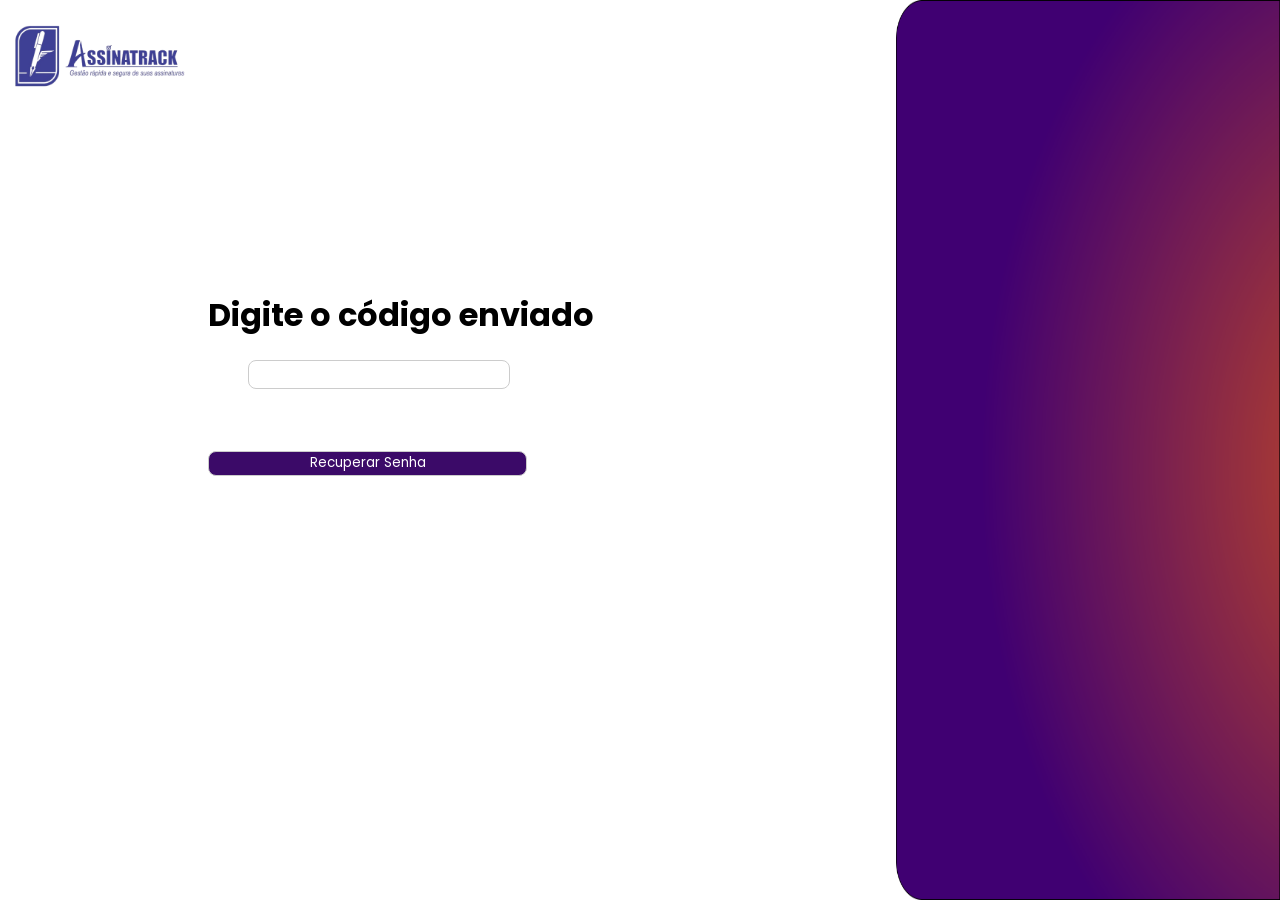
<file: pmv-ads-2025-2-e1-proj-web-t6-ads-2025-projeto-assinaturas-g3-main/codigo-fonte/CódigoRecuperaçãoSenha-Arthur/index.html>
<!DOCTYPE html> <!-- versão html -->
<html lang="en"> <!-- documento -->
<head> <!-- cabeça do documento informações técnicas -->
        <meta charset="UTF-8">
        <meta name="viewport" content="width=device-width, initial-scale=1.0">
        <title>Recuperar Senha</title>
        <link rel="stylesheet" href="style.css">
        <link href="https://fonts.googleapis.com/css2?family=Poppins:wght@300;400;500;600&display=swap" rel="stylesheet">
</head> <!-- cabeça do documento informações técnicas -->

<body> <!-- corpo -->
    <div class="container">
        <header> <!-- cabeçalho visível -->
                <a href="http://127.0.0.1:5500/codigo-fonte/Login-Douglas/Login.html"><img class="logo" src ="logoassinatrack.png" alt="Logomarca"></a>
            </header> <!-- cabeçalho visível -->
        <div class="left">
            <main class="campos">
                <dl>  
                    <dt><h1 class="tituloc">Digite o código enviado</h1></dt>
                    <div class="codigoc">
                        <form action="#" method="post" class="form-recuperar">
                            <dd><input type="text" id="codigo" maxlength="5" pattern="\d{5}"></dd>
                            <p id="mensagemRec"></p>
                            <br>
                            <br>
                            <dt><button id="botao" type="submit">Recuperar Senha</button></dt>
                        </form>
                    </div>
                </dl>
            </main>
        </div>

        <div class="right"><img class="right" src ="barra.png" alt="Image"></div>
    </div>
<script src="script.js"></script>
</body> <!-- corpo -->
</html> <!-- documento -->
</file>
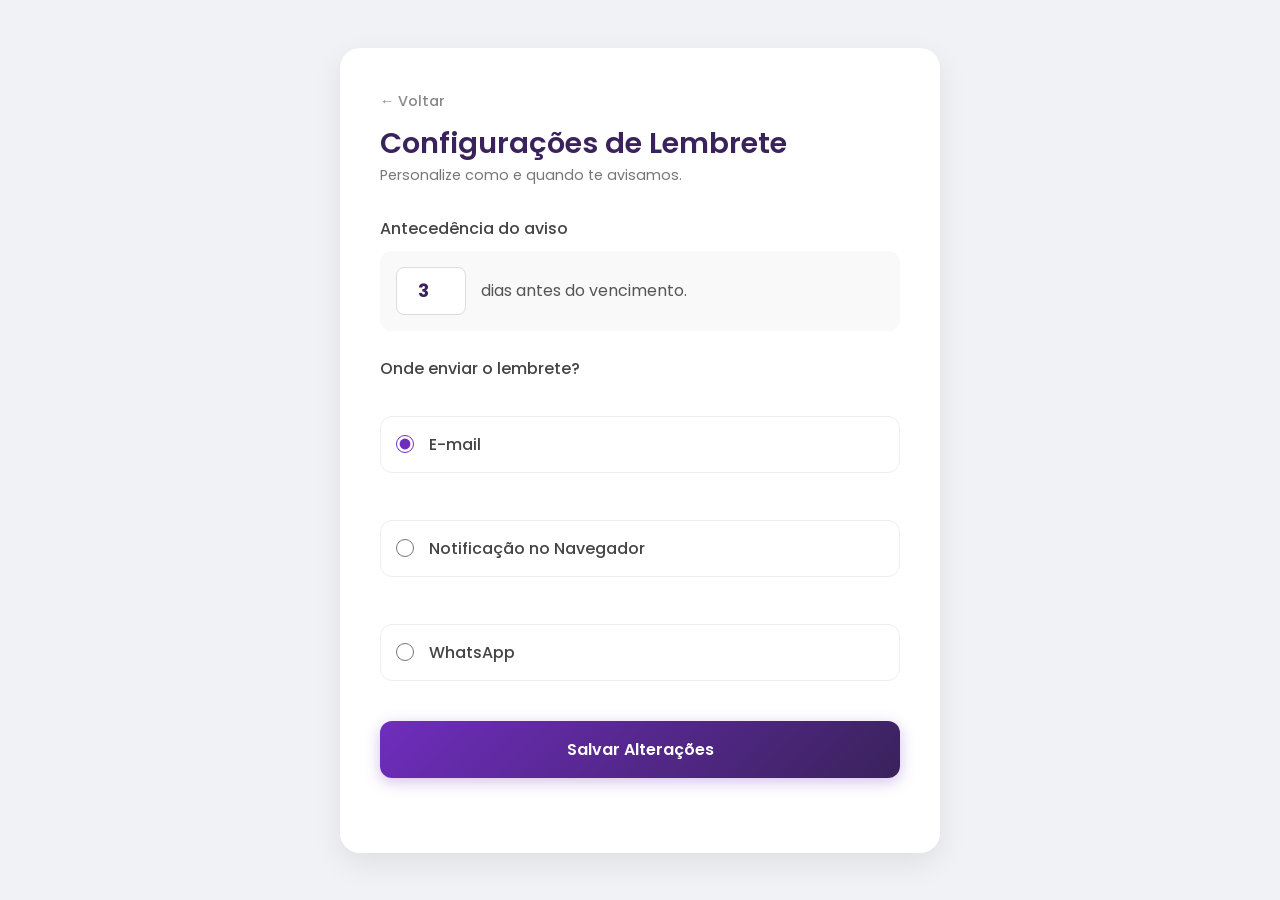
<file: pmv-ads-2025-2-e1-proj-web-t6-ads-2025-projeto-assinaturas-g3-main/codigo-fonte/SobreNós/MinhasNotificações-Ellen/Minhas Asssinaturas/config.html>
<!DOCTYPE html>
<html lang="pt-br">
<head>
    <meta charset="UTF-8">
    <meta name="viewport" content="width=device-width, initial-scale=1.0">
    <title>Configurações de Lembrete</title>
    <link href="https://fonts.googleapis.com/css2?family=Poppins:wght@300;400;500;600&display=swap" rel="stylesheet">
    <link rel="stylesheet" href="config.css">
</head>
<body>

    <div class="config-card">
        <div class="header-area">
            <a href="index.html" class="btn-voltar">← Voltar</a>
            <h1>Configurações de Lembrete</h1>
            <p style="color: #777; font-size: 0.9rem;">Personalize como e quando te avisamos.</p>
        </div>

        <form id="configForm">
            <label>Antecedência do aviso</label>
            <div class="input-dias-wrapper">
                <input type="number" id="antecedencia" min="1" max="60" value="3">
                <span style="color: #555;">dias antes do vencimento.</span>
            </div>

            <label>Onde enviar o lembrete?</label>
            <div class="radio-options">
                <label class="radio-label">
                    <input type="radio" name="localLembrete" value="email" checked>
                    <span>E-mail</span>
                </label>
                
                <label class="radio-label">
                    <input type="radio" name="localLembrete" value="browser">
                    <span>Notificação no Navegador</span>
                </label>
                
                <label class="radio-label">
                    <input type="radio" name="localLembrete" value="whatsapp">
                    <span>WhatsApp</span>
                </label>
            </div>

            <button type="submit" class="btn-salvar">Salvar Alterações</button>
            <p id="mensagemStatus"></p>
        </form>
    </div>

    <script src="config.js"></script>
</body>
</html>
</file>
<file: pmv-ads-2025-2-e1-proj-web-t6-ads-2025-projeto-assinaturas-g3-main/codigo-fonte/CódigoRecuperaçãoSenha-Arthur/style.css>
* {
    font-family: Poppins, sans-serif;
}

h1 {
    color: black;

}

.logo {
    width: 200px; /* largura*/
    height: auto; /* altura */
}

.campos {
    margin-left:200px;
    margin-top:150px;
    font-family: Arial, Helvetica, sans-serif;
    display: flex;
    flex-direction: column; 
}

.tituloc {
    font-size:  2rem;
}

.codigoc {
    font-size: 15px;
}

.right {
    position: fixed; /* Fixa na tela */
    right: 0; /* Distância da borda direita */
    top: 0;
    width: 30vw; /* Tamanho da imagem */
    height: 100vh;
}

#codigo {
    color: gray;
    width: 25%;
    height: 25px;
    font-size: 12px;
    border-radius: 8px;
    border: 1px solid #ccc;
}

#botao {
    color:white;
    background-color: #3b0a68;
    width: 30%;
    height: 25px;
    border-radius: 8px;
    border: 1px solid #ccc;
    cursor: pointer;
    transition: background-color 0.3s ease;
}

#botao:hover {
    background-color: #8e24aa;  
}

#botao:active {
    background-color: #8e24aa; 
    transform: scale(0.97); 
}

/* Responsividade */
@media (max-width: 900px) {
    .container {
        display: flex;
        flex-direction: column;
        align-items: center;
        justify-content: center;
    }

    .right {
        display: none;
    }

    .left {
        width: 100%;
        display: flex;
        align-items: center;
        justify-content: center;
    }

    .campos {
        margin: 0;
        text-align: center;
        align-items: center;
    }

    #codigo,
    #botao {
        width: 80%;
        font-size: 14px;
    }

    .logo {
        width: 200px;
    }

    .tituloc {
        font-size: 1.5rem;
    }
}
</file>
<file: pmv-ads-2025-2-e1-proj-web-t6-ads-2025-projeto-assinaturas-g3-main/codigo-fonte/SobreNós/MinhasNotificações-Ellen/Minhas Asssinaturas/config.css>
* {
    margin: 0;
    padding: 0;
    box-sizing: border-box;
    font-family: 'Poppins', sans-serif;
}
/*---------------------------------------------*/
/*            Configurações Gerais             */
body {
    background-color: #f0f2f5;
    display: flex;
    justify-content: center;
    align-items: center;
    min-height: 100vh;
    padding: 20px;
}

.config-card {
    background: #ffffff;
    width: 100%;
    max-width: 600px;
    padding: 40px;
    border-radius: 20px;
    box-shadow: 0 10px 30px rgba(0, 0, 0, 0.08);
    opacity: 0;
    animation: slideUp 0.8s cubic-bezier(0.2, 0.8, 0.2, 1) forwards;
}

@keyframes slideUp {
    from {
        opacity: 0;
        transform: translateY(40px);
    }
    to {
        opacity: 1;
        transform: translateY(0);
    }
}

.header-area {
    margin-bottom: 30px;
}
/*/--------------------------------------------*/
/*                Barra de Navegação           */
.navbar {
  width: 100%;
  height: 80px;
  display: flex;
  justify-content: space-between;
  align-items: center;
  padding: 0 50px;
}

.navbar .logo img {
  height: 50px;
}

.navbar nav ul {
  list-style: none;
  display: flex;
  gap: 30px;
}

.navbar nav ul li a {
  text-decoration: none;
  color: #777;
  font-weight: 500;
  transition: 0.3s;
}

.navbar nav ul li a.active,
.navbar nav ul li a:hover {
  color: #000;
}

.profile-section {
  display: flex;
  align-items: center;
  gap: 15px;
}

.perfil-btn {
  padding: 10px 20px;
  background-color: #6f2dbd;
  color: #fff;
  border: none;
  border-radius: 8px;
  cursor: pointer;
}

.avatar {
  width: 40px;
  height: 40px;
  border-radius: 50%;
}

.gradient-bar {
  background: linear-gradient(90deg, #5b0076, #b6332d);
  height: 70px;
}

/*---------------------------------------------*/
/*      Botões e Inputs de Configuração        */

.btn-voltar {
    text-decoration: none;
    color: #888;
    font-size: 0.9rem;
    font-weight: 500;
    display: inline-flex;
    align-items: center;
    gap: 5px;
    transition: color 0.3s;
    margin-bottom: 10px;
}

.btn-voltar:hover {
    color: #6f2dbd;
}

h1 {
    color: #3a225b;
    font-size: 1.8rem;
    font-weight: 600;
}

label {
    font-weight: 500;
    color: #444;
    display: block;
    margin-bottom: 10px;
    margin-top: 25px;
}

.input-dias-wrapper {
    display: flex;
    align-items: center;
    gap: 15px;
    background: #f9f9f9;
    padding: 15px;
    border-radius: 12px;
    border: 1px solid transparent;
    transition: 0.3s;
}

.input-dias-wrapper:hover {
    border-color: #dcc0f0;
    background: #fff;
}

input[type="number"] {
    width: 70px;
    padding: 10px;
    border: 1px solid #ddd;
    border-radius: 8px;
    font-size: 1.1rem;
    text-align: center;
    color: #3a225b;
    font-weight: bold;
    outline: none;
    transition: border 0.3s;
}

input[type="number"]:focus {
    border-color: #6f2dbd;
}

.radio-options {
    display: flex;
    flex-direction: column;
    gap: 12px;
}

.radio-label {
    display: flex;
    align-items: center;
    padding: 15px;
    border: 1px solid #eee;
    border-radius: 12px;
    cursor: pointer;
    transition: all 0.2s ease;
}

.radio-label:hover {
    background-color: #fcf5ff;
    border-color: #dcc0f0;
    transform: scale(1.01);
}

.radio-label input {
    margin-right: 15px;
    accent-color: #6f2dbd;
    width: 18px;
    height: 18px;
}

.btn-salvar {
    width: 100%;
    margin-top: 30px;
    padding: 16px;
    background: linear-gradient(135deg, #6f2dbd, #3a225b);
    color: white;
    border: none;
    border-radius: 12px;
    font-size: 1rem;
    font-weight: 600;
    cursor: pointer;
    transition: transform 0.2s, box-shadow 0.2s;
    box-shadow: 0 4px 15px rgba(111, 45, 189, 0.3);
}

.btn-salvar:hover {
    transform: translateY(-3px);
    box-shadow: 0 8px 20px rgba(111, 45, 189, 0.4);
}

.btn-salvar:active {
    transform: translateY(1px);
}

#mensagemStatus {
    text-align: center;
    margin-top: 15px;
    font-weight: 500;
    height: 20px;
}
</file>
